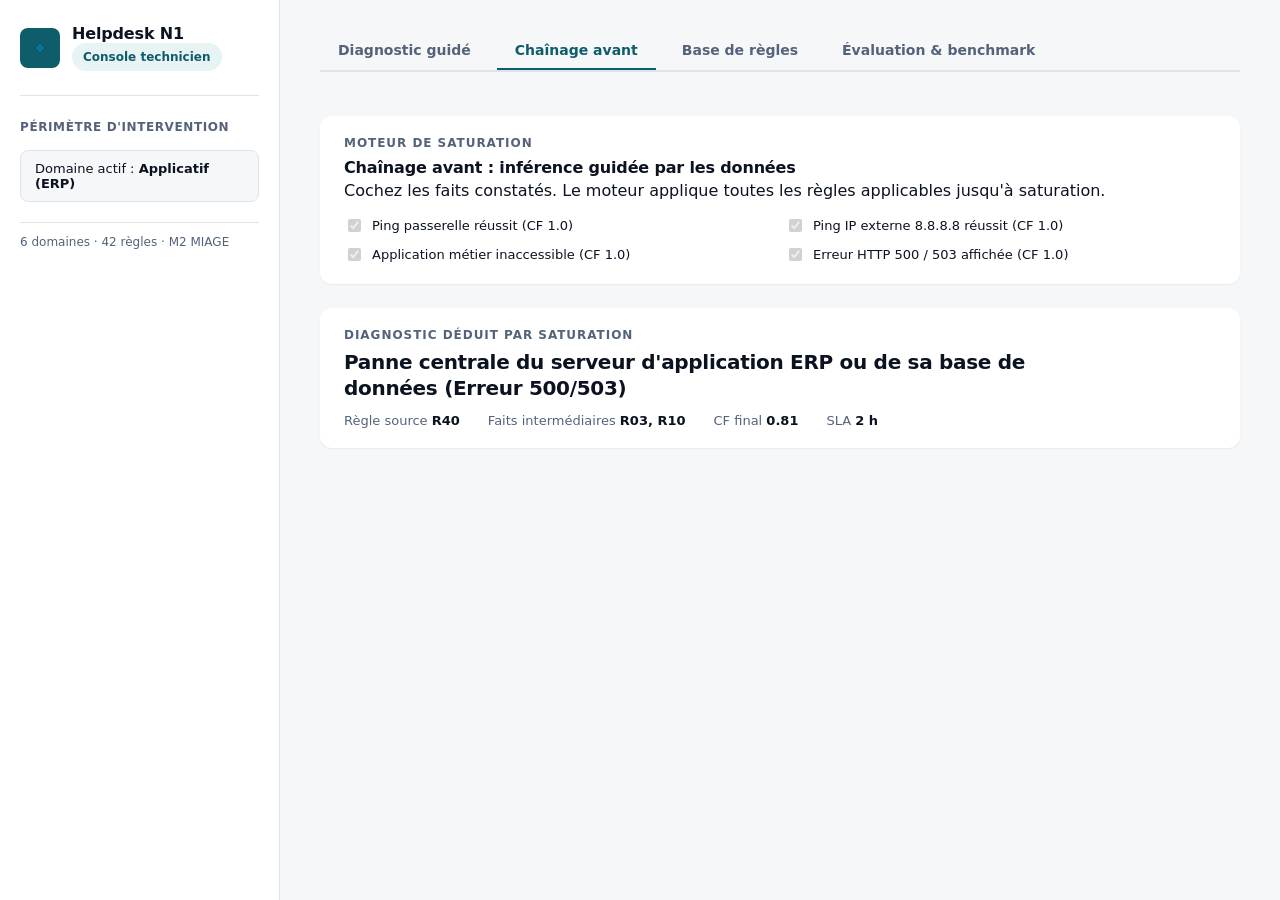
<file: docs/screenshots/_temp_streamlit_03_chainage_avant.html>
<!DOCTYPE html>
<html lang="fr">
<head>
  <meta charset="utf-8">
  <title>Chaînage avant — Helpdesk N1 Streamlit</title>
  <style>
    :root {
  --ink: #0B1220;
  --muted: #54637A;
  --line: #DDE4EC;
  --canvas: #F5F7F9;
  --surface: #FFFFFF;
  --primary: #0F5C6B;
  --primary-hover: #0C4C59;
  --primary-soft: #E8F3F4;
  --accent: #B45309;
  --accent-soft: #FDF4E7;
  --success: #15803D;
  --success-soft: #EAF6EE;
  --danger: #B42318;
  --danger-soft: #FDECEA;
  --shadow: 0 1px 2px rgba(11, 18, 32, .06);
}

html, body, .stApp, [data-testid="stAppViewContainer"] {
  font-family: system-ui, "Segoe UI", Roboto, Arial, sans-serif;
  color: var(--ink);
  -webkit-font-smoothing: antialiased;
}
.stApp, [data-testid="stAppViewContainer"] { background: var(--canvas); }

/* ---- Chrome Streamlit : on garde la navigation, on retire le bruit ---- */
#MainMenu, footer, [data-testid="stToolbar"], [data-testid="stDecoration"],
[data-testid="stAppDeployButton"], [data-testid="stStatusWidget"] { display: none !important; }
[data-testid="stHeader"] { background: transparent; }
[data-testid="stSidebarNav"] { display: none; }

/* ---- Gabarit ---- */
[data-testid="stMainBlockContainer"] {
  max-width: 1180px;
  padding: 1.25rem 2.5rem 4rem;
}
[data-testid="stSidebar"] {
  background: var(--surface);
  border-right: 1px solid var(--line);
}
[data-testid="stSidebar"] [data-testid="stSidebarUserContent"] {
  padding: 0.25rem 1rem 2rem;
}
[data-testid="stSidebarHeader"] { height: 44px; min-height: 44px; padding-bottom: 0; }
[data-testid="stSidebar"] [data-testid="stVerticalBlock"] { gap: 10px; }
[data-testid="stMain"] [data-testid="stVerticalBlock"] { gap: 12px; }
[data-testid="stHorizontalBlock"] { gap: 16px; }

/* ---- Typographie applicative ---- */
.hd-eyebrow {
  font-size: 12px;
  font-weight: 600;
  letter-spacing: .08em;
  text-transform: uppercase;
  color: var(--muted);
  margin: 0 0 8px;
}
.hd-head {
  display: grid;
  grid-template-columns: minmax(0, 1fr) auto;
  align-items: start;
  gap: 16px 32px;
  padding-bottom: 20px;
  border-bottom: 1px solid var(--line);
}
.hd-head__main { min-width: 0; }
.hd-head h1 {
  font-size: 34px;
  line-height: 1.12;
  letter-spacing: -.02em;
  font-weight: 650;
  margin: 0;
  color: var(--ink);
}
.hd-lede {
  font-size: 14px;
  line-height: 1.6;
  color: var(--muted);
  margin: 12px 0 0;
  max-width: 68ch;
}
.hd-head__meta { display: flex; gap: 8px; flex-wrap: wrap; align-items: center; padding-top: 24px; }

.hd-pill {
  display: inline-flex;
  align-items: center;
  gap: 6px;
  padding: 4px 10px;
  border-radius: 999px;
  border: 1px solid var(--line);
  background: var(--surface);
  font-size: 12px;
  font-weight: 600;
  line-height: 1.5;
  color: var(--muted);
  font-variant-numeric: tabular-nums;
  white-space: nowrap;
}
.hd-pill--primary { background: var(--primary-soft); border-color: transparent; color: var(--primary); }
.hd-pill--ok { background: var(--success-soft); border-color: transparent; color: var(--success); }
.hd-pill--warn { background: var(--accent-soft); border-color: transparent; color: var(--accent); }
.hd-pill--low { background: var(--danger-soft); border-color: transparent; color: var(--danger); }

/* ---- Cartes ---- */
.hd-card {
  background: var(--surface);
  border: none;
  border-radius: 12px;
  box-shadow: var(--shadow);
  padding: 20px 24px;
}
.hd-card__head {
  display: flex;
  align-items: flex-start;
  justify-content: space-between;
  gap: 16px;
  flex-wrap: wrap;
}
.hd-card__head h3, .hd-card h3.hd-section-title {
  font-size: 16px;
  font-weight: 650;
  letter-spacing: -.01em;
  margin: 0;
  color: var(--ink);
}
.hd-card p:last-child { margin-bottom: 0; }

.hd-strip {
  display: flex;
  align-items: center;
  gap: 8px 20px;
  flex-wrap: wrap;
  background: var(--surface);
  border: none;
  border-radius: 12px;
  box-shadow: var(--shadow);
  padding: 12px 20px;
  font-size: 13px;
  color: var(--muted);
}
.hd-strip__lead { font-weight: 650; color: var(--ink); font-size: 14px; }
.hd-strip__sep { width: 1px; height: 14px; background: var(--line); }
.hd-strip b { color: var(--ink); font-weight: 600; font-variant-numeric: tabular-nums; }

/* ---- Question guidée ---- */
.hd-question-card { padding: 24px 28px; }
.hd-question__meta {
  display: flex;
  align-items: center;
  justify-content: space-between;
  gap: 12px;
  flex-wrap: wrap;
}
.hd-question {
  font-size: 26px;
  line-height: 1.32;
  letter-spacing: -.015em;
  font-weight: 600;
  margin: 14px 0 0;
  color: var(--ink);
  text-wrap: pretty;
}
.hd-question__hint { font-size: 13px; color: var(--muted); margin: 10px 0 0; }

/* ---- Résultat ---- */
.hd-result__head {
  display: flex;
  align-items: flex-start;
  justify-content: space-between;
  gap: 16px;
  flex-wrap: wrap;
}
.hd-result__title {
  font-size: 26px;
  line-height: 1.28;
  letter-spacing: -.015em;
  font-weight: 650;
  margin: 0;
  color: var(--ink);
  max-width: 52ch;
  text-wrap: pretty;
}
.hd-badge {
  display: inline-flex;
  align-items: center;
  gap: 6px;
  padding: 6px 12px;
  border-radius: 999px;
  font-size: 12px;
  font-weight: 700;
  letter-spacing: .04em;
  text-transform: uppercase;
  white-space: nowrap;
  font-variant-numeric: tabular-nums;
}
.hd-badge--ok { background: var(--success-soft); color: var(--success); }
.hd-badge--warn { background: var(--accent-soft); color: var(--accent); }
.hd-badge--low { background: var(--danger-soft); color: var(--danger); }

.hd-gauge {
  height: 6px;
  border-radius: 999px;
  background: var(--line);
  overflow: hidden;
  margin-top: 20px;
}
.hd-gauge > span { display: block; height: 100%; border-radius: 999px; background: var(--primary); }
.hd-gauge--ok > span { background: var(--success); }
.hd-gauge--warn > span { background: var(--accent); }
.hd-gauge--low > span { background: var(--danger); }

.hd-result__foot {
  display: flex;
  gap: 8px 28px;
  flex-wrap: wrap;
  margin-top: 12px;
  font-size: 13px;
  color: var(--muted);
}
.hd-result__foot b { color: var(--ink); font-weight: 650; font-variant-numeric: tabular-nums; }

/* ---- Étapes numérotées ---- */
.hd-steps { margin: 16px 0 0; padding: 0; list-style: none; counter-reset: hd-step; }
.hd-steps li {
  position: relative;
  padding-left: 34px;
  margin-bottom: 14px;
  font-size: 14px;
  line-height: 1.6;
  color: var(--ink);
  counter-increment: hd-step;
}
.hd-steps li::before {
  content: counter(hd-step);
  position: absolute;
  left: 0;
  top: 1px;
  width: 22px;
  height: 22px;
  border-radius: 999px;
  background: var(--primary-soft);
  color: var(--primary);
  font-size: 12px;
  font-weight: 700;
  display: flex;
  align-items: center;
  justify-content: center;
  font-variant-numeric: tabular-nums;
}
.hd-steps li:last-child { margin-bottom: 0; }

.hd-method { margin: 12px 0 0; padding-left: 18px; display: grid; gap: 6px; }
.hd-method li { font-size: 13px; line-height: 1.6; color: var(--muted); }
.hd-method li::marker { color: var(--line); }

/* ---- Listes descriptives ---- */
.hd-meta-grid {
  display: grid;
  grid-template-columns: repeat(auto-fit, minmax(160px, 1fr));
  gap: 16px 24px;
  margin: 16px 0 0;
}
.hd-meta-grid dt {
  font-size: 12px;
  font-weight: 600;
  letter-spacing: .06em;
  text-transform: uppercase;
  color: var(--muted);
  margin-bottom: 4px;
}
.hd-meta-grid dd {
  margin: 0;
  font-size: 14px;
  font-weight: 600;
  color: var(--ink);
  line-height: 1.5;
}

/* ---- Rail contextuel ---- */
.hd-meta-list { margin: 16px 0 0; display: grid; gap: 12px; }
.hd-meta-list dt {
  font-size: 11px;
  font-weight: 600;
  letter-spacing: .06em;
  text-transform: uppercase;
  color: var(--muted);
  margin-bottom: 2px;
}
.hd-meta-list dd { margin: 0; font-size: 13px; font-weight: 600; color: var(--ink); line-height: 1.45; }

.hd-rail-list { list-style: none; margin: 14px 0 0; padding: 0; display: grid; gap: 12px; }
.hd-rail-list li {
  display: flex;
  gap: 10px;
  font-size: 13px;
  line-height: 1.5;
  color: var(--muted);
}
.hd-rail-dot {
  flex: 0 0 6px;
  width: 6px;
  height: 6px;
  margin-top: 6px;
  border-radius: 999px;
  background: var(--line);
}
.hd-rail-list li.is-active { color: var(--ink); font-weight: 600; }
.hd-rail-list li.is-active .hd-rail-dot { background: var(--primary); }
.hd-rail-sep { height: 1px; background: var(--line); margin: 20px 0 16px; }
.hd-rail-note {
  margin: 16px 0 0;
  padding-top: 12px;
  border-top: 1px solid var(--line);
  font-size: 12px;
  color: var(--muted);
  font-variant-numeric: tabular-nums;
}

.hd-cf-value {
  margin: 12px 0 0;
  font-size: 13px;
  font-weight: 650;
  color: var(--ink);
  text-align: right;
  font-variant-numeric: tabular-nums;
}
[class*="st-key-cf_card"] [data-testid="stSliderThumbValue"] { display: none; }
[class*="st-key-cf_card"] [data-testid="stSlider"] { padding-top: 6px; }

/* ---- Arbre d'inférence (Pourquoi cette conclusion ?) ---- */
.hd-trace-tree {
  display: flex;
  flex-direction: column;
  gap: 14px;
  padding: 4px 0;
}
.hd-trace-card {
  background: var(--surface);
  border-radius: 10px;
  box-shadow: var(--shadow);
  padding: 16px 20px;
  display: flex;
  flex-direction: column;
  gap: 8px;
}
.hd-trace-card--root {
  border-left: 4px solid var(--primary);
  background: var(--surface);
}
.hd-trace-card__top {
  display: flex;
  align-items: center;
  justify-content: space-between;
  gap: 12px;
}
.hd-trace-card__title {
  font-size: 15px;
  font-weight: 650;
  color: var(--ink);
  line-height: 1.4;
}
.hd-trace-tag {
  display: inline-flex;
  align-items: center;
  font-size: 11px;
  font-weight: 700;
  letter-spacing: .06em;
  text-transform: uppercase;
  padding: 2px 8px;
  border-radius: 4px;
}
.hd-trace-tag--root { background: var(--primary-soft); color: var(--primary); }
.hd-trace-tag--obs { background: #E0F2FE; color: #0369A1; }
.hd-trace-tag--inter { background: #EDE9FE; color: #6D28D9; }
.hd-trace-badge--cf {
  font-size: 13px;
  font-weight: 700;
  font-variant-numeric: tabular-nums;
  color: var(--ink);
  background: var(--canvas);
  padding: 3px 10px;
  border-radius: 999px;
}
.hd-trace-calc {
  font-size: 12px;
  color: var(--muted);
  display: flex;
  align-items: center;
  gap: 8px;
  flex-wrap: wrap;
  padding-top: 6px;
  border-top: 1px solid var(--line);
}
.hd-trace-calc code {
  font-family: ui-monospace, "Cascadia Mono", Consolas, monospace;
  font-size: 12px;
  background: var(--canvas);
  padding: 2px 6px;
  border-radius: 4px;
  color: var(--ink);
}

.hd-trace-chain {
  display: flex;
  flex-direction: column;
  gap: 10px;
  padding-left: 4px;
}
.hd-trace-chain__header {
  font-size: 12px;
  font-weight: 650;
  letter-spacing: .04em;
  text-transform: uppercase;
  color: var(--muted);
}
.hd-trace-item {
  background: var(--surface);
  border-radius: 8px;
  box-shadow: var(--shadow);
  padding: 12px 16px;
  display: flex;
  flex-direction: column;
  gap: 6px;
}
.hd-trace-item--obs {
  border-left: 3px solid #0284C7;
}
.hd-trace-item--inter {
  border-left: 3px solid #7C3AED;
}
.hd-trace-item__line {
  display: flex;
  align-items: center;
  justify-content: space-between;
  gap: 8px;
}
.hd-trace-item__cf {
  font-size: 12px;
  font-weight: 650;
  font-variant-numeric: tabular-nums;
  color: var(--ink);
}
.hd-trace-item__label {
  font-size: 13px;
  font-weight: 600;
  color: var(--ink);
  line-height: 1.45;
}
.hd-trace-item__key code {
  font-size: 11px;
  font-family: ui-monospace, monospace;
  color: var(--muted);
  background: var(--canvas);
  padding: 1px 5px;
  border-radius: 4px;
}
.hd-trace-subchain {
  margin-top: 8px;
  padding-left: 14px;
  border-left: 2px dashed var(--line);
  display: flex;
  flex-direction: column;
  gap: 8px;
}

.hd-trace-frame {
  background: var(--surface);
  border-radius: 8px;
  box-shadow: var(--shadow);
  padding: 14px 18px;
  display: flex;
  flex-direction: column;
  gap: 10px;
}
.hd-trace-frame__title {
  font-size: 12px;
  font-weight: 700;
  letter-spacing: .05em;
  text-transform: uppercase;
  color: var(--primary);
}
.hd-trace-frame__grid {
  display: grid;
  grid-template-columns: repeat(3, minmax(0, 1fr));
  gap: 12px;
}
.hd-trace-frame__grid div {
  display: flex;
  flex-direction: column;
  gap: 2px;
}
.hd-trace-frame__grid span {
  font-size: 11px;
  color: var(--muted);
  text-transform: uppercase;
  letter-spacing: .04em;
}
.hd-trace-frame__grid strong {
  font-size: 13px;
  color: var(--ink);
}

.hd-trace-raw-details summary {
  font-size: 12px;
  color: var(--muted);
  cursor: pointer;
  padding: 4px 0;
}
.hd-trace-raw-details summary:hover {
  color: var(--ink);
}
.hd-trace-raw-code {
  margin-top: 8px;
  padding: 12px 14px;
  background: var(--canvas);
  border-radius: 6px;
  font-family: ui-monospace, "Cascadia Mono", Consolas, monospace;
  font-size: 11.5px;
  line-height: 1.55;
  color: var(--ink);
  white-space: pre;
  overflow-x: auto;
}

/* ---- Notes contextuelles ---- */
.hd-note {
  border: none;
  border-left: 3px solid var(--primary);
  border-radius: 8px;
  background: var(--surface);
  padding: 14px 18px;
  box-shadow: var(--shadow);
}
.hd-note--ok { border-left-color: var(--success); background: var(--success-soft); }
.hd-note--warn { border-left-color: var(--accent); background: var(--accent-soft); }
.hd-note--low { border-left-color: var(--danger); background: var(--danger-soft); }
.hd-note__title {
  margin: 0 0 4px;
  font-size: 13px;
  font-weight: 700;
  color: var(--ink);
}
.hd-note__body { margin: 0; font-size: 13px; line-height: 1.6; color: var(--muted); }
.hd-note__body b { color: var(--ink); }

.hd-empty {
  border: 1px dashed var(--line);
  border-radius: 12px;
  background: var(--surface);
  padding: 32px 24px;
  text-align: center;
}
.hd-empty p { margin: 0; font-size: 13px; color: var(--muted); line-height: 1.6; }
.hd-empty p:first-child { font-size: 14px; font-weight: 600; color: var(--ink); margin-bottom: 4px; }

/* ---- Métriques ---- */
.hd-metrics {
  display: grid;
  grid-template-columns: repeat(auto-fit, minmax(180px, 1fr));
  gap: 16px;
}
.hd-metric {
  background: var(--surface);
  border: none;
  border-radius: 12px;
  box-shadow: var(--shadow);
  padding: 16px 20px;
}
.hd-metric__label {
  margin: 0;
  font-size: 12px;
  font-weight: 600;
  letter-spacing: .06em;
  text-transform: uppercase;
  color: var(--muted);
}
.hd-metric__value {
  margin: 6px 0 0;
  font-size: 26px;
  font-weight: 650;
  letter-spacing: -.02em;
  color: var(--ink);
  font-variant-numeric: tabular-nums;
}
.hd-metric__hint { margin: 4px 0 0; font-size: 12px; color: var(--muted); }

/* ---- Barres du benchmark ---- */
.hd-bars { list-style: none; margin: 20px 0 0; padding: 0; display: grid; gap: 18px; }
.hd-bars__row { display: flex; align-items: baseline; justify-content: space-between; gap: 12px; }
.hd-bars__name { font-size: 13px; font-weight: 600; color: var(--ink); }
.hd-bars__val { font-size: 13px; font-weight: 650; color: var(--ink); font-variant-numeric: tabular-nums; }
.hd-bars__track {
  height: 6px;
  margin-top: 6px;
  border-radius: 999px;
  background: var(--canvas);
  border: 1px solid var(--line);
  overflow: hidden;
}
.hd-bars__fill { display: block; height: 100%; border-radius: 999px; background: var(--muted); }
.hd-bars__fill--expert { background: var(--primary); }
.hd-bars__range { margin: 6px 0 0; font-size: 12px; color: var(--muted); font-variant-numeric: tabular-nums; }

/* ---- Rails latéraux ---- */
.hd-brand { display: flex; align-items: center; gap: 12px; }
.hd-brand__mark {
  width: 40px;
  height: 40px;
  flex: 0 0 40px;
  border-radius: 8px;
  background: var(--primary);
  color: #FFFFFF;
  display: flex;
  align-items: center;
  justify-content: center;
}
.hd-brand__mark svg { width: 22px; height: 22px; display: block; }
.hd-brand__text { min-width: 0; }
.hd-brand__name {
  margin: 0;
  font-size: 16px;
  font-weight: 650;
  letter-spacing: -.01em;
  color: var(--ink);
  line-height: 1.2;
}
.hd-brand__role {
  margin: 2px 0 0;
  font-size: 12px;
  font-weight: 600;
  letter-spacing: .06em;
  text-transform: uppercase;
  color: var(--muted);
}

.hd-side-label {
  margin: 0 0 6px;
  font-size: 12px;
  font-weight: 700;
  letter-spacing: .08em;
  text-transform: uppercase;
  color: var(--muted);
}
.hd-side-meta {
  display: grid;
  grid-template-columns: 1fr 1fr;
  gap: 10px 12px;
  margin: 0;
}
.hd-side-meta span {
  display: block;
  font-size: 11px;
  font-weight: 600;
  letter-spacing: .06em;
  text-transform: uppercase;
  color: var(--muted);
  margin-bottom: 2px;
}
.hd-side-meta b {
  font-size: 13px;
  font-weight: 650;
  color: var(--ink);
  font-variant-numeric: tabular-nums;
}
.hd-side-esc { margin: 10px 0 0; font-size: 12px; line-height: 1.5; color: var(--muted); }
.hd-side-esc span {
  display: block;
  font-size: 11px;
  font-weight: 600;
  letter-spacing: .06em;
  text-transform: uppercase;
  color: var(--muted);
  margin-bottom: 2px;
}
.hd-side-empty { margin: 0; font-size: 12px; line-height: 1.6; color: var(--muted); }

.hd-count {
  display: flex;
  align-items: baseline;
  gap: 8px;
  margin: 2px 0 10px;
}
.hd-count__value {
  font-size: 26px;
  font-weight: 650;
  letter-spacing: -.02em;
  color: var(--ink);
  font-variant-numeric: tabular-nums;
  line-height: 1;
}
.hd-count__label { font-size: 12px; color: var(--muted); }

.hd-facts { list-style: none; margin: 0; padding: 0; display: grid; gap: 8px; max-height: 192px; overflow-y: auto; }
.hd-facts li {
  display: flex;
  align-items: baseline;
  justify-content: space-between;
  gap: 10px;
  padding-bottom: 8px;
  border-bottom: 1px solid var(--line);
}
.hd-facts li:last-child { border-bottom: none; padding-bottom: 0; }
.hd-facts__label {
  font-size: 12px;
  line-height: 1.45;
  color: var(--muted);
  display: -webkit-box;
  -webkit-line-clamp: 2;
  -webkit-box-orient: vertical;
  overflow: hidden;
}
.hd-facts__val {
  font-size: 12px;
  font-weight: 650;
  color: var(--ink);
  white-space: nowrap;
  font-variant-numeric: tabular-nums;
}
.hd-facts__val--no { color: var(--muted); font-weight: 600; }

.hd-side-foot {
  margin: 4px 0 0;
  font-size: 12px;
  color: var(--muted);
  font-variant-numeric: tabular-nums;
}

.hd-hr { border: none; border-top: 1px solid var(--line); margin: 16px 0; }

.hd-foot {
  display: flex;
  justify-content: space-between;
  gap: 8px 24px;
  flex-wrap: wrap;
  border-top: 1px solid var(--line);
  margin-top: 40px;
  padding-top: 16px;
  font-size: 12px;
  color: var(--muted);
}

/* ---- Contrôles Streamlit ---- */
[data-testid="stTabs"] [data-baseweb="tab-list"] {
  gap: 4px;
  border-bottom: 1px solid var(--line);
  background: transparent;
}
[data-testid="stTabs"] [data-baseweb="tab"] {
  height: auto;
  padding: 10px 14px;
  border-radius: 8px 8px 0 0;
  background: transparent;
}
[data-testid="stTabs"] [data-baseweb="tab"] p {
  font-size: 14px;
  font-weight: 600;
  color: var(--muted);
  margin: 0;
}
[data-testid="stTabs"] [data-baseweb="tab"]:hover p { color: var(--ink); }
[data-testid="stTabs"] [data-baseweb="tab"][aria-selected="true"] p { color: var(--primary); }
[data-testid="stTabs"] [data-baseweb="tab-highlight"] { background-color: var(--primary); height: 2px; }
[data-testid="stTabs"] [data-baseweb="tab-border"] { display: none; }
[data-testid="stTabPanel"] { padding-top: 24px; }

[data-testid^="stBaseButton"] {
  border-radius: 8px;
  box-shadow: var(--shadow);
  font-weight: 600;
}
[data-testid^="stBaseButton"] p { font-size: 14px; font-weight: 600; }
[data-testid="stBaseButton-secondary"],
[data-testid="stBaseButton-secondaryFormSubmit"] {
  background: var(--surface);
  border: 1px solid var(--line);
  color: var(--ink);
}
[data-testid="stBaseButton-secondary"]:hover,
[data-testid="stBaseButton-secondaryFormSubmit"]:hover {
  border-color: var(--primary);
  background: var(--primary-soft);
  color: var(--primary);
}
[data-testid="stBaseButton-primary"],
[data-testid="stBaseButton-primaryFormSubmit"] {
  background: var(--primary);
  border: 1px solid var(--primary);
  color: #FFFFFF;
}
[data-testid="stBaseButton-primary"] p,
[data-testid="stBaseButton-primaryFormSubmit"] p { color: #FFFFFF; }
[data-testid="stBaseButton-primary"]:hover,
[data-testid="stBaseButton-primaryFormSubmit"]:hover {
  background: var(--primary-hover);
  border-color: var(--primary-hover);
}
[data-testid="stDownloadButton"] button {
  background: var(--surface);
  border: 1px solid var(--line);
  border-radius: 8px;
  box-shadow: var(--shadow);
  font-weight: 600;
}
[data-testid^="stBaseButton"]:disabled {
  background: var(--canvas) !important;
  border-color: var(--line) !important;
  color: var(--muted) !important;
  box-shadow: none;
  opacity: 1;
}
[data-testid^="stBaseButton"]:disabled p { color: var(--muted) !important; }

[data-testid="stWidgetLabel"] p {
  font-size: 13px;
  font-weight: 600;
  color: var(--ink);
}
[data-testid="stCaptionContainer"] p,
[data-testid="stCaptionContainer"] { font-size: 12px; color: var(--muted); }

[data-baseweb="input"], [data-baseweb="select"] > div, [data-baseweb="textarea"] {
  border-radius: 8px !important;
  border-color: var(--line) !important;
  background: var(--surface) !important;
}
[data-testid="stSelectbox"] [role="group"],
[data-testid="stMultiSelect"] [role="group"] {
  background: var(--surface) !important;
  border: 1px solid var(--line) !important;
  border-radius: 8px !important;
}
[data-testid="stSelectbox"] [role="group"]:focus-within,
[data-testid="stMultiSelect"] [role="group"]:focus-within {
  border-color: var(--primary) !important;
  box-shadow: 0 0 0 1px var(--primary);
}
[data-baseweb="input"]:focus-within, [data-baseweb="select"] > div:focus-within,
[data-baseweb="textarea"]:focus-within {
  border-color: var(--primary) !important;
  box-shadow: 0 0 0 1px var(--primary) !important;
}
[data-baseweb="tag"] { background: var(--primary-soft) !important; border-radius: 4px !important; max-width: 100%; }
[data-baseweb="tag"] span { color: var(--primary) !important; font-weight: 600; font-size: 12px !important; }
[data-testid="stMultiSelect"] [role="group"] {
  height: auto !important;
  min-height: 40px;
  padding: 6px 8px;
  overflow: visible;
}
[data-testid="stMultiSelectTagsContainer"] {
  flex-wrap: wrap;
  gap: 4px;
  height: auto;
  overflow: visible;
}
[data-testid="stMultiSelectTagsContainer"] > [role="group"] { flex-wrap: wrap; gap: 4px; }
[data-testid="stMultiSelectTagsContainer"] [role="group"] > span {
  height: 26px;
  max-width: 100%;
  font-size: 12px;
}

[data-testid="stExpander"] details {
  border: 1px solid var(--line);
  border-radius: 8px;
  background: var(--surface);
  box-shadow: var(--shadow);
}
[data-testid="stExpander"] summary {
  padding: 10px 16px;
  font-size: 13px;
  font-weight: 600;
  color: var(--muted);
}
[data-testid="stExpander"] summary:hover { color: var(--primary); }
[data-testid="stExpander"] [data-testid="stExpanderDetails"] { padding: 0 16px 16px; }

[data-testid="stDataFrame"] {
  border: none;
  border-radius: 12px;
  overflow: hidden;
  background: var(--surface);
  box-shadow: var(--shadow);
}
[data-testid="stVerticalBlockBorderWrapper"] {
  background: var(--surface);
  border: none !important;
  border-radius: 12px;
  box-shadow: var(--shadow);
}
[data-testid="stStatus"] {
  border: none;
  border-radius: 8px;
  background: var(--surface);
  box-shadow: var(--shadow);
}

[data-testid="stProgress"] { margin: 2px 0 6px; }
[data-testid="stProgress"] p { font-size: 12px; color: var(--muted); margin: 0 0 6px; }
[data-testid="stProgressBarTrack"] {
  height: 6px !important;
  border-radius: 999px !important;
  background: var(--line) !important;
  overflow: hidden;
}
[data-testid="stProgressBarTrack"] > div {
  background: var(--primary) !important;
  border-radius: 999px !important;
  transition: transform .30s ease-out;
}

[data-testid="stMarkdownContainer"] code {
  background: var(--canvas);
  border: 1px solid var(--line);
  border-radius: 4px;
  padding: 1px 5px;
  font-size: 12px;
  color: var(--muted);
}
[data-testid="stMarkdownContainer"] p:last-child { margin-bottom: 0; }
[data-testid="stMarkdownContainer"]:has([class^="hd-"], [class*=" hd-"]) { margin-bottom: 0 !important; }
[data-testid="stMarkdownContainer"] hr { border-color: var(--line); }

/* ---- Focus et mouvement ---- */
:where(a, button, input, textarea, select, summary, [tabindex]):focus-visible {
  outline: 2px solid var(--primary);
  outline-offset: 2px;
}
@keyframes hd-rise {
  from { opacity: 0; transform: translateY(6px); }
  to { opacity: 1; transform: none; }
}
.hd-head, .hd-card, .hd-metric, .hd-strip, .hd-note, .hd-empty {
  animation: hd-rise .28s ease-out both;
}

/* ---- Petits écrans ---- */
@media (max-width: 760px) {
  [data-testid="stMainBlockContainer"] { padding: 1rem 1rem 3rem; }
  [data-testid="stHorizontalBlock"] { gap: 8px; }
  .hd-head { grid-template-columns: minmax(0, 1fr); }
  .hd-head__meta { padding-top: 0; justify-content: flex-start; }
  .hd-head h1 { font-size: 26px; }
  .hd-lede { font-size: 13px; }
  .hd-card { padding: 16px; }
  .hd-question-card { padding: 18px; }
  .hd-question { font-size: 20px; }
  .hd-result__title { font-size: 20px; }
  .hd-metric__value { font-size: 20px; }
  .hd-steps li { font-size: 13px; padding-left: 30px; }
  .hd-result__foot { gap: 6px 18px; }
}

@media (prefers-reduced-motion: reduce) {
  *, *::before, *::after {
    animation-duration: .001ms !important;
    animation-delay: 0ms !important;
    transition-duration: .001ms !important;
  }
}

    /* ---- Simulation Chrome / Layout Streamlit sans fuite CSS ---- */
    body {
      margin: 0;
      background: var(--canvas, #f5f7f9);
      font-family: system-ui, -apple-system, "Segoe UI", Roboto, Arial, sans-serif;
      color: var(--ink, #0b1220);
      -webkit-font-smoothing: antialiased;
    }
    .st-app {
      display: grid;
      grid-template-columns: 280px minmax(0, 1fr);
      min-height: 100vh;
    }
    .hd-sidebar {
      background: var(--surface, #ffffff);
      border-right: 1px solid var(--line, #dde4ec);
      padding: 24px 20px;
      display: flex;
      flex-direction: column;
      gap: 16px;
    }
    .hd-main {
      padding: 32px 40px;
      display: flex;
      flex-direction: column;
      gap: 24px;
      max-width: 980px;
    }
    .st-tabs-bar {
      display: flex;
      gap: 8px;
      border-bottom: 2px solid var(--line, #dde4ec);
      padding-bottom: 2px;
      margin-bottom: 20px;
    }
    .st-tab {
      padding: 10px 18px;
      font-size: 14px;
      font-weight: 600;
      color: var(--muted, #54637a);
      border-bottom: 2px solid transparent;
      margin-bottom: -2px;
      cursor: pointer;
    }
    .st-tab.is-active {
      color: var(--primary, #0f5c6b);
      border-bottom-color: var(--primary, #0f5c6b);
    }
    .st-select {
      padding: 10px 14px;
      background: var(--canvas, #f5f7f9);
      border-radius: 8px;
      font-size: 13px;
      border: 1px solid var(--line, #dde4ec);
    }
    .hd-brand {
      display: flex;
      align-items: center;
      gap: 12px;
    }
    .hd-brand__mark svg {
      display: block;
    }
    .hd-brand__name {
      margin: 0;
      font-weight: 700;
      font-size: 16px;
      color: var(--ink, #0b1220);
    }
    .hd-rail-sep {
      height: 1px;
      background: var(--line, #dde4ec);
      margin: 8px 0;
    }
    .hd-rail-title {
      margin: 0;
      font-size: 12px;
      font-weight: 600;
      text-transform: uppercase;
      letter-spacing: .05em;
      color: var(--muted, #54637a);
    }
    .hd-rail-note {
      font-size: 12px;
      color: var(--muted, #54637a);
      margin-top: 4px;
    }
    /* Tableaux propres */
    table.table--clean {
      border-collapse: collapse;
      width: 100%;
    }
    table.table--clean th {
      color: var(--muted, #54637a);
      font-size: 12px;
      text-transform: uppercase;
      letter-spacing: .04em;
    }
    table.table--clean th, table.table--clean td {
      padding: 12px 10px;
      text-align: left;
    }
  </style>
</head>
<body>
  <div class="st-app">
    
    <div class="hd-sidebar">
      <div class="hd-brand">
        <div class="hd-brand__mark"><svg xmlns="http://www.w3.org/2000/svg" viewBox="0 0 256 256" width="32" height="32" role="img" aria-label="Logo Helpdesk N1">
  <title>Helpdesk N1 — Système Expert</title>
  <g fill="none" stroke="#0F5C6B" stroke-width="22" stroke-linecap="round" stroke-linejoin="round">
    <path d="M56 36 V220"/>
    <path d="M200 36 V220"/>
    <path d="M56 128 H96"/>
    <path d="M160 128 H200"/>
  </g>
  <path d="M128 88 L168 128 L128 168 L88 128 Z M128 114 A14 14 0 1 0 128 142 A14 14 0 1 0 128 114 Z" fill="#0284C7" fill-rule="evenodd"/>
</svg></div>
        <div class="hd-brand__text">
          <p class="hd-brand__name">Helpdesk N1</p>
          <span class="hd-pill hd-pill--primary">Console technicien</span>
        </div>
      </div>
      <div class="hd-rail-sep"></div>
      <p class="hd-rail-title">Périmètre d'intervention</p>
      <div class="st-select">Domaine actif : <b>Applicatif (ERP)</b></div>
      <div class="hd-rail-note">6 domaines · 42 règles · M2 MIAGE</div>
    </div>
    
    <main class="hd-main">
      <div class="st-tabs-bar">
        <div class="st-tab">Diagnostic guidé</div><div class="st-tab is-active">Chaînage avant</div><div class="st-tab">Base de règles</div><div class="st-tab">Évaluation & benchmark</div>
      </div>
      
<div class="hd-card">
  <p class="hd-eyebrow">Moteur de saturation</p>
  <h3 class="hd-section-title">Chaînage avant : inférence guidée par les données</h3>
  <p class="tiny muted" style="margin:4px 0 16px">Cochez les faits constatés. Le moteur applique toutes les règles applicables jusqu'à saturation.</p>
  
  <div style="display:grid;grid-template-columns:repeat(2, 1fr);gap:10px;font-size:13px">
    <label style="display:flex;align-items:center;gap:8px"><input type="checkbox" checked disabled> Ping passerelle réussit (CF 1.0)</label>
    <label style="display:flex;align-items:center;gap:8px"><input type="checkbox" checked disabled> Ping IP externe 8.8.8.8 réussit (CF 1.0)</label>
    <label style="display:flex;align-items:center;gap:8px"><input type="checkbox" checked disabled> Application métier inaccessible (CF 1.0)</label>
    <label style="display:flex;align-items:center;gap:8px"><input type="checkbox" checked disabled> Erreur HTTP 500 / 503 affichée (CF 1.0)</label>
  </div>
</div>

<div class="hd-card hd-result">
  <p class="hd-eyebrow">Diagnostic déduit par saturation</p>
  <h3 class="hd-result__title" style="font-size:20px;margin-top:4px">Panne centrale du serveur d'application ERP ou de sa base de données (Erreur 500/503)</h3>
  <div class="hd-result__foot" style="margin-top:12px">
    <span>Règle source <b>R40</b></span>
    <span>Faits intermédiaires <b>R03, R10</b></span>
    <span>CF final <b>0.81</b></span>
    <span>SLA <b>2 h</b></span>
  </div>
</div>

    </main>
  </div>
</body>
</html>
</file>
